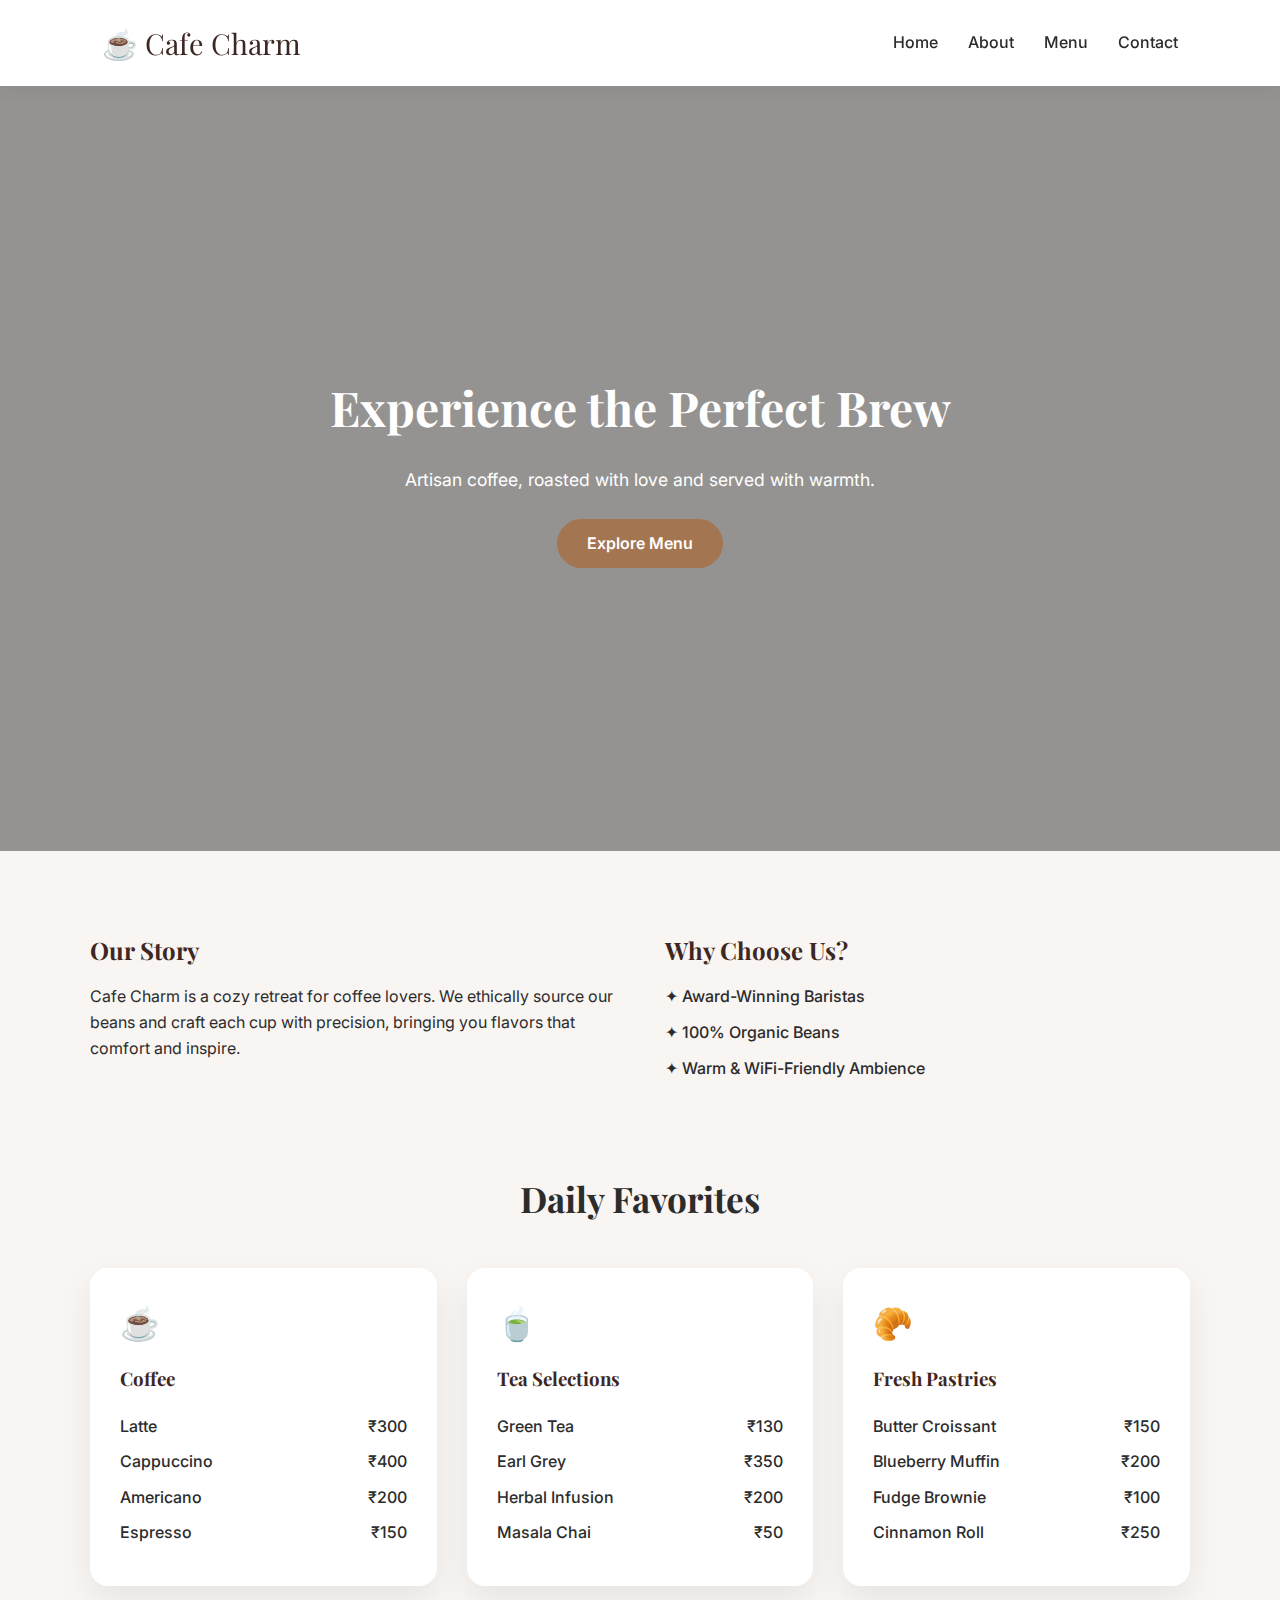
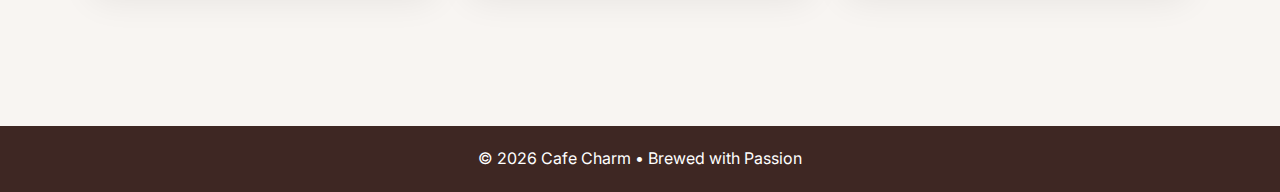
<file: coffe-shop/index.html>
<!DOCTYPE html>
<html lang="en">

<head>
    <meta charset="UTF-8">
    <meta name="viewport" content="width=device-width, initial-scale=1.0">
    <title>Cafe Charm</title>

    <link
        href="https://fonts.googleapis.com/css2?family=Playfair+Display:wght@700&family=Inter:wght@300;400;500;600&display=swap"
        rel="stylesheet">

    <style>
        :root {
            --bg: #f8f5f2;
            --primary: #3e2723;
            --accent: #a47551;
            --light: #ffffff;
            --text: #2c2c2c;
            --radius: 18px;
        }

        * {
            margin: 0;
            padding: 0;
            box-sizing: border-box;
        }

        body {
            font-family: "Inter", sans-serif;
            background: var(--bg);
            color: var(--text);
            line-height: 1.6;
        }

        /* NAVBAR */

        header {
            background: var(--light);
            padding: 20px 8%;
            display: flex;
            justify-content: space-between;
            align-items: center;
            box-shadow: 0 4px 15px rgba(0, 0, 0, 0.05);
            position: sticky;
            top: 0;
            z-index: 1000;
        }

        .logo {
            font-family: "Playfair Display", serif;
            font-size: 1.8rem;
            color: var(--primary);
        }

        nav ul {
            display: flex;
            gap: 30px;
            list-style: none;
        }

        nav a {
            text-decoration: none;
            color: var(--text);
            font-weight: 500;
            transition: 0.3s;
        }

        nav a:hover {
            color: var(--accent);
        }

        /* HERO */

        .hero {
            height: 85vh;
            background:
                linear-gradient(rgba(0, 0, 0, 0.4), rgba(0, 0, 0, 0.4)),
                url("https://images.unsplash.com/photo-1509042239860-f550ce710b93?auto=format&fit=crop&w=1600&q=80") center/cover no-repeat;
            display: flex;
            align-items: center;
            justify-content: center;
            text-align: center;
            color: white;
            padding: 0 20px;
        }

        .hero-content h1 {
            font-family: "Playfair Display", serif;
            font-size: 3rem;
            margin-bottom: 20px;
        }

        .hero-content p {
            margin-bottom: 25px;
            font-size: 1.1rem;
        }

        .btn {
            display: inline-block;
            padding: 12px 30px;
            background: var(--accent);
            color: white;
            text-decoration: none;
            border-radius: 50px;
            font-weight: 600;
            transition: 0.3s;
        }

        .btn:hover {
            background: var(--primary);
        }

        /* SECTION */

        .container {
            width: min(1100px, 90%);
            margin: auto;
            padding: 80px 0;
        }

        .section-title {
            font-family: "Playfair Display", serif;
            font-size: 2.2rem;
            margin-bottom: 40px;
            text-align: center;
        }

        /* TWO COLUMN */

        .two-col {
            display: grid;
            grid-template-columns: repeat(auto-fit, minmax(300px, 1fr));
            gap: 50px;
            margin-bottom: 80px;
        }

        .two-col h2 {
            font-family: "Playfair Display", serif;
            margin-bottom: 15px;
            color: var(--primary);
        }

        .special-list {
            list-style: none;
        }

        .special-list li {
            margin-bottom: 10px;
            font-weight: 500;
        }

        /* MENU GRID */

        .menu-grid {
            display: grid;
            grid-template-columns: repeat(auto-fit, minmax(280px, 1fr));
            gap: 30px;
        }

        .menu-card {
            background: var(--light);
            padding: 30px;
            border-radius: var(--radius);
            box-shadow: 0 15px 35px rgba(0, 0, 0, 0.07);
            transition: 0.3s;
        }

        .menu-card:hover {
            transform: translateY(-8px);
        }

        .menu-card h3 {
            font-family: "Playfair Display", serif;
            margin-bottom: 20px;
            color: var(--primary);
        }

        .menu-card ul {
            list-style: none;
        }

        .menu-card li {
            display: flex;
            justify-content: space-between;
            margin-bottom: 10px;
            font-weight: 500;
        }

        .card-icon {
            font-size: 2rem;
            margin-bottom: 15px;
        }

        /* FOOTER */

        footer {
            background: var(--primary);
            color: white;
            text-align: center;
            padding: 20px;
            margin-top: 60px;
        }
    </style>
</head>

<body>

    <header>
        <div class="logo">☕ Cafe Charm</div>
        <nav>
            <ul>
                <li><a href="#">Home</a></li>
                <li><a href="#">About</a></li>
                <li><a href="#">Menu</a></li>
                <li><a href="#">Contact</a></li>
            </ul>
        </nav>
    </header>

    <section class="hero">
        <div class="hero-content">
            <h1>Experience the Perfect Brew</h1>
            <p>Artisan coffee, roasted with love and served with warmth.</p>
            <a href="#" class="btn">Explore Menu</a>
        </div>
    </section>

    <div class="container">

        <section class="two-col">
            <div>
                <h2>Our Story</h2>
                <p>
                    Cafe Charm is a cozy retreat for coffee lovers.
                    We ethically source our beans and craft each cup with precision,
                    bringing you flavors that comfort and inspire.
                </p>
            </div>

            <div>
                <h2>Why Choose Us?</h2>
                <ul class="special-list">
                    <li>✦ Award-Winning Baristas</li>
                    <li>✦ 100% Organic Beans</li>
                    <li>✦ Warm & WiFi-Friendly Ambience</li>
                </ul>
            </div>
        </section>

        <h2 class="section-title">Daily Favorites</h2>

        <section class="menu-grid">

            <div class="menu-card">
                <div class="card-icon">☕</div>
                <h3>Coffee</h3>
                <ul>
                    <li><span>Latte</span><span>₹300</span></li>
                    <li><span>Cappuccino</span><span>₹400</span></li>
                    <li><span>Americano</span><span>₹200</span></li>
                    <li><span>Espresso</span><span>₹150</span></li>
                </ul>
            </div>

            <div class="menu-card">
                <div class="card-icon">🍵</div>
                <h3>Tea Selections</h3>
                <ul>
                    <li><span>Green Tea</span><span>₹130</span></li>
                    <li><span>Earl Grey</span><span>₹350</span></li>
                    <li><span>Herbal Infusion</span><span>₹200</span></li>
                    <li><span>Masala Chai</span><span>₹50</span></li>
                </ul>
            </div>

            <div class="menu-card">
                <div class="card-icon">🥐</div>
                <h3>Fresh Pastries</h3>
                <ul>
                    <li><span>Butter Croissant</span><span>₹150</span></li>
                    <li><span>Blueberry Muffin</span><span>₹200</span></li>
                    <li><span>Fudge Brownie</span><span>₹100</span></li>
                    <li><span>Cinnamon Roll</span><span>₹250</span></li>
                </ul>
            </div>

        </section>

    </div>

    <footer>
        <p>© 2026 Cafe Charm • Brewed with Passion</p>
    </footer>

</body>

</html>
</file>
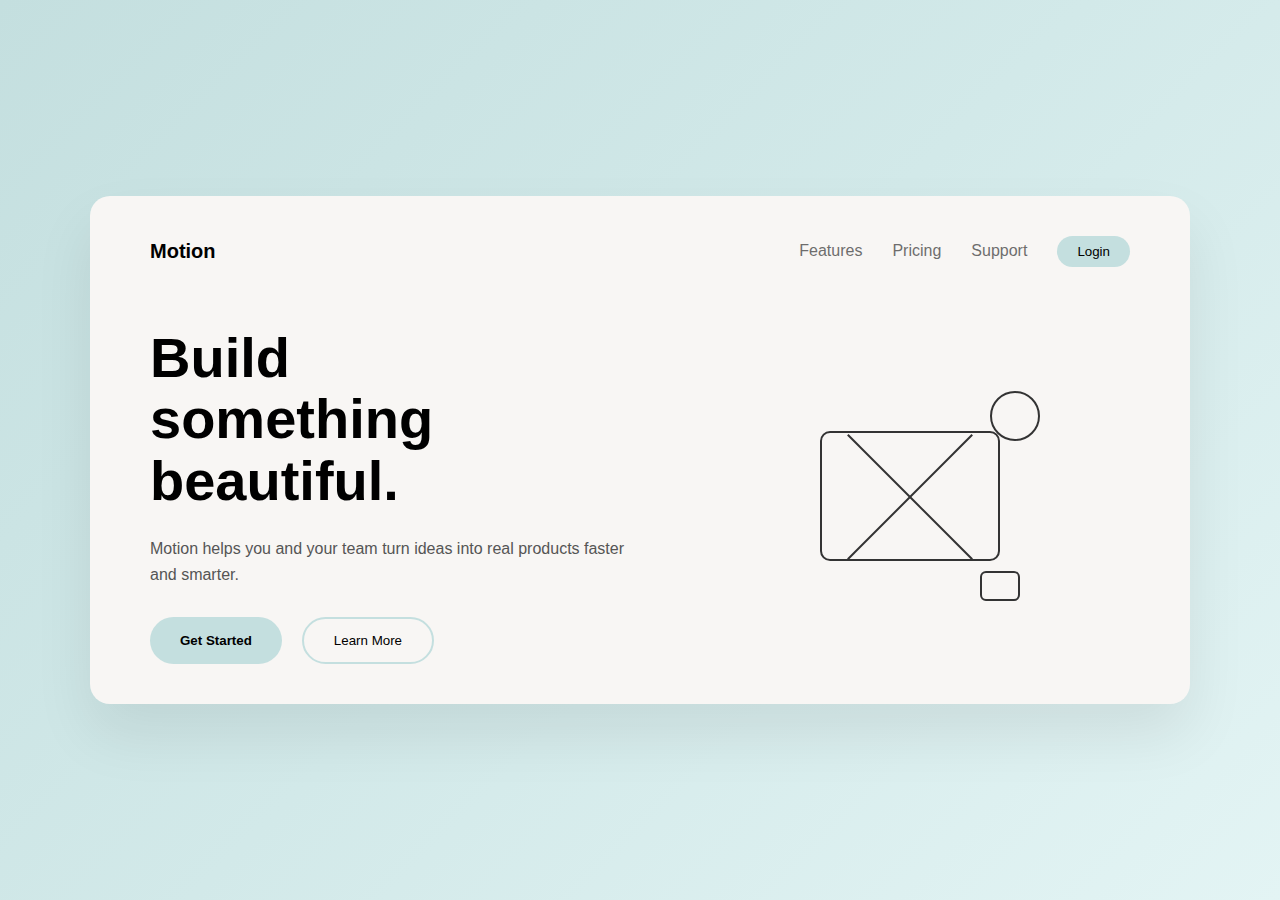
<file: dynamic_site/index.html>
<!DOCTYPE html>
<html lang="en">

<head>
    <meta name="viewport" content="width=device-width, initial-scale=1.0">
    <title>Motion</title>

    <style>
        * {
            margin: 0;
            padding: 0;
            box-sizing: border-box;
            font-family: Segoe UI, sans-serif;
        }

        body {
            min-height: 100vh;
            display: flex;
            justify-content: center;
            align-items: center;
            background: linear-gradient(135deg, #C4DFDF, #D2E9E9, #E3F4F4);
            padding: 40px;
        }

        .wrapper {
            width: 1100px;
            max-width: 100%;
            background: #F8F6F4;
            border-radius: 20px;
            box-shadow: 0 30px 60px rgba(0, 0, 0, 0.08);
            padding: 40px 60px;
        }

        header {
            display: flex;
            justify-content: space-between;
            align-items: center;
            margin-bottom: 60px;
        }

        .logo {
            font-weight: 700;
            font-size: 20px;
        }

        nav {
            display: flex;
            align-items: center;
            gap: 30px;
        }

        nav a {
            text-decoration: none;
            color: #333;
            opacity: 0.7;
            transition: 0.3s;
        }

        nav a:hover {
            opacity: 1;
        }

        .login {
            padding: 8px 20px;
            border: none;
            background: #C4DFDF;
            border-radius: 20px;
            cursor: pointer;
            transition: 0.3s;
        }

        .login:hover {
            background: #D2E9E9;
        }

        .hero {
            display: flex;
            align-items: center;
            justify-content: space-between;
            gap: 40px;
        }

        .left {
            max-width: 500px;
        }

        .left h1 {
            font-size: 56px;
            line-height: 1.1;
            margin-bottom: 25px;
        }

        .left p {
            color: #555;
            margin-bottom: 30px;
            line-height: 1.6;
        }

        .buttons {
            display: flex;
            gap: 20px;
        }

        .primary {
            padding: 14px 30px;
            background: #C4DFDF;
            border: none;
            border-radius: 30px;
            cursor: pointer;
            font-weight: 600;
            transition: 0.3s;
        }

        .primary:hover {
            transform: translateY(-3px);
            box-shadow: 0 8px 20px rgba(196, 223, 223, 0.6);
        }

        .secondary {
            padding: 14px 30px;
            border: 2px solid #C4DFDF;
            background: transparent;
            border-radius: 30px;
            cursor: pointer;
            transition: 0.3s;
        }

        .secondary:hover {
            background: #C4DFDF;
        }

        .right {
            flex: 1;
            display: flex;
            justify-content: center;
            align-items: center;
        }

        .illustration {
            position: relative;
            width: 300px;
            height: 250px;
        }

        .board {
            width: 180px;
            height: 130px;
            border: 2px solid #333;
            position: absolute;
            top: 60px;
            left: 60px;
            border-radius: 10px;
        }

        .cross {
            position: absolute;
            width: 100%;
            height: 100%;
        }

        .cross::before,
        .cross::after {
            content: "";
            position: absolute;
            width: 100%;
            height: 2px;
            background: #333;
            top: 50%;
            left: 0;
        }

        .cross::before {
            transform: rotate(45deg);
        }

        .cross::after {
            transform: rotate(-45deg);
        }

        .circle {
            width: 50px;
            height: 50px;
            border: 2px solid #333;
            border-radius: 50%;
            position: absolute;
            top: 20px;
            right: 20px;
        }

        .square {
            width: 40px;
            height: 30px;
            border: 2px solid #333;
            position: absolute;
            bottom: 20px;
            right: 40px;
            border-radius: 6px;
        }

        /* Responsive */
        @media(max-width:900px) {
            .hero {
                flex-direction: column;
                text-align: center;
            }

            .left h1 {
                font-size: 42px;
            }

            .buttons {
                justify-content: center;
            }
        }
    </style>
</head>

<body>

    <div class="wrapper">

        <header>
            <div class="logo">Motion</div>
            <nav>
                <a href="#">Features</a>
                <a href="#">Pricing</a>
                <a href="#">Support</a>
                <button class="login">Login</button>
            </nav>
        </header>

        <section class="hero">

            <div class="left">
                <h1>
                    Build<br>
                    something<br>
                    beautiful.
                </h1>

                <p>
                    Motion helps you and your team turn ideas
                    into real products faster and smarter.
                </p>

                <div class="buttons">
                    <button class="primary">Get Started</button>
                    <button class="secondary">Learn More</button>
                </div>
            </div>

            <div class="right">
                <div class="illustration">
                    <div class="board">
                        <div class="cross"></div>
                    </div>
                    <div class="circle"></div>
                    <div class="square"></div>
                </div>
            </div>

        </section>

    </div>

</body>

</html>
</file>
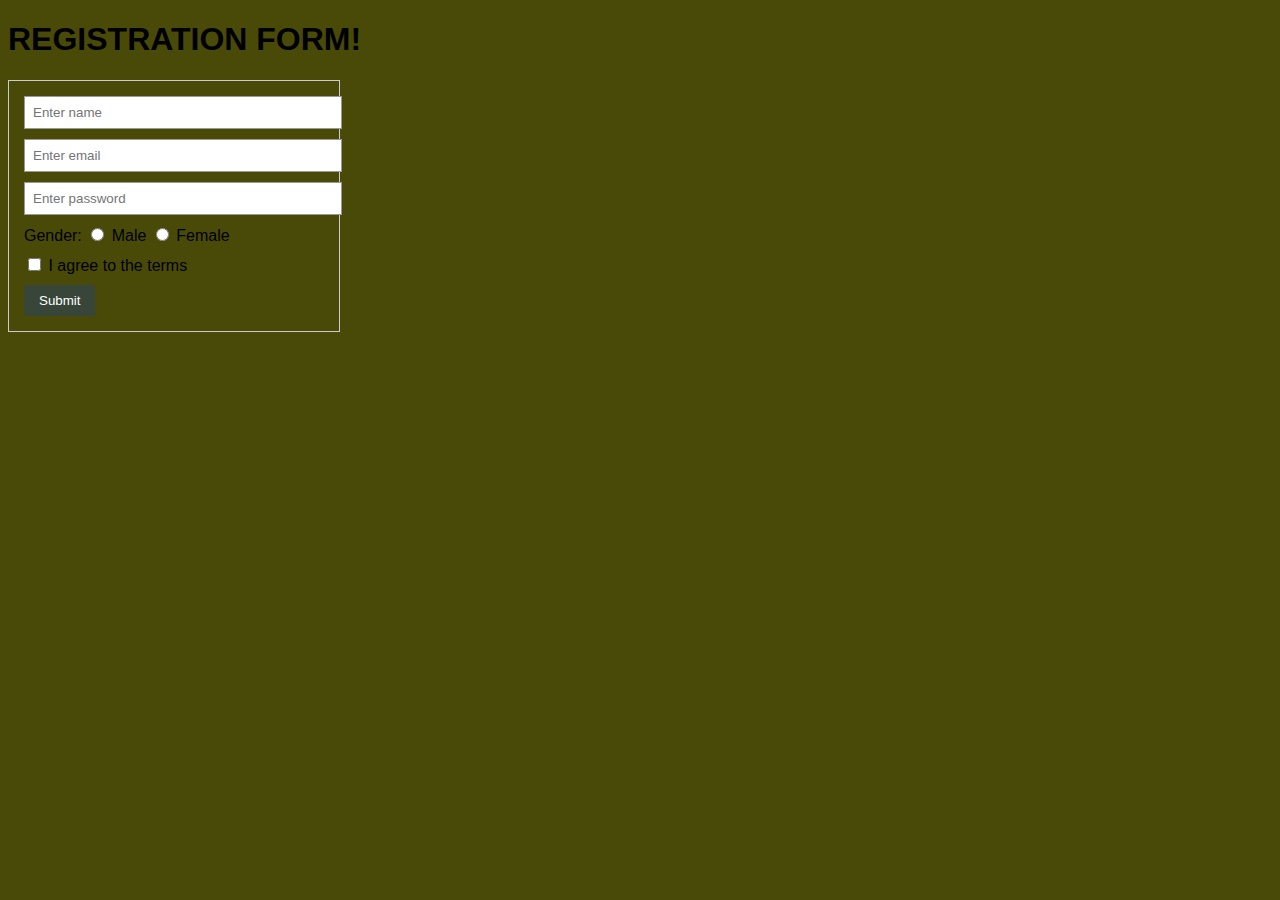
<file: forms/index.html>
<!DOCTYPE html>
<html>

<head>
    <style>
        body {
            font-family: Arial, sans-serif;
        }

        form {
            width: 300px;
            border: 1px solid #ccc;
            padding: 15px;
        }

        input[type="text"],
        input[type="email"],
        input[type="password"] {
            width: 100%;
            padding: 8px;
            margin-bottom: 10px;
            border: 1px solid #999;
        }

        .options {
            margin-bottom: 10px;
        }

        button {
            padding: 8px 15px;
            background-color: #384639;
            color: white;
            border: none;
        }

        body {
            background-color: rgb(74, 74, 8);
        }
    </style>
</head>

<body>
    <h1 style="color:black">REGISTRATION FORM!
    </h1>
    <form>
        <input type="text" placeholder="Enter name">
        <input type="email" placeholder="Enter email">
        <input type="password" placeholder="Enter password">


        <div class="options">
            Gender:
            <input type="radio" name="gender"> Male
            <input type="radio" name="gender"> Female
        </div>


        <div class="options">
            <input type="checkbox"> I agree to the terms
        </div>

        <button type="submit">Submit</button>
    </form>

</body>

</html>
</file>
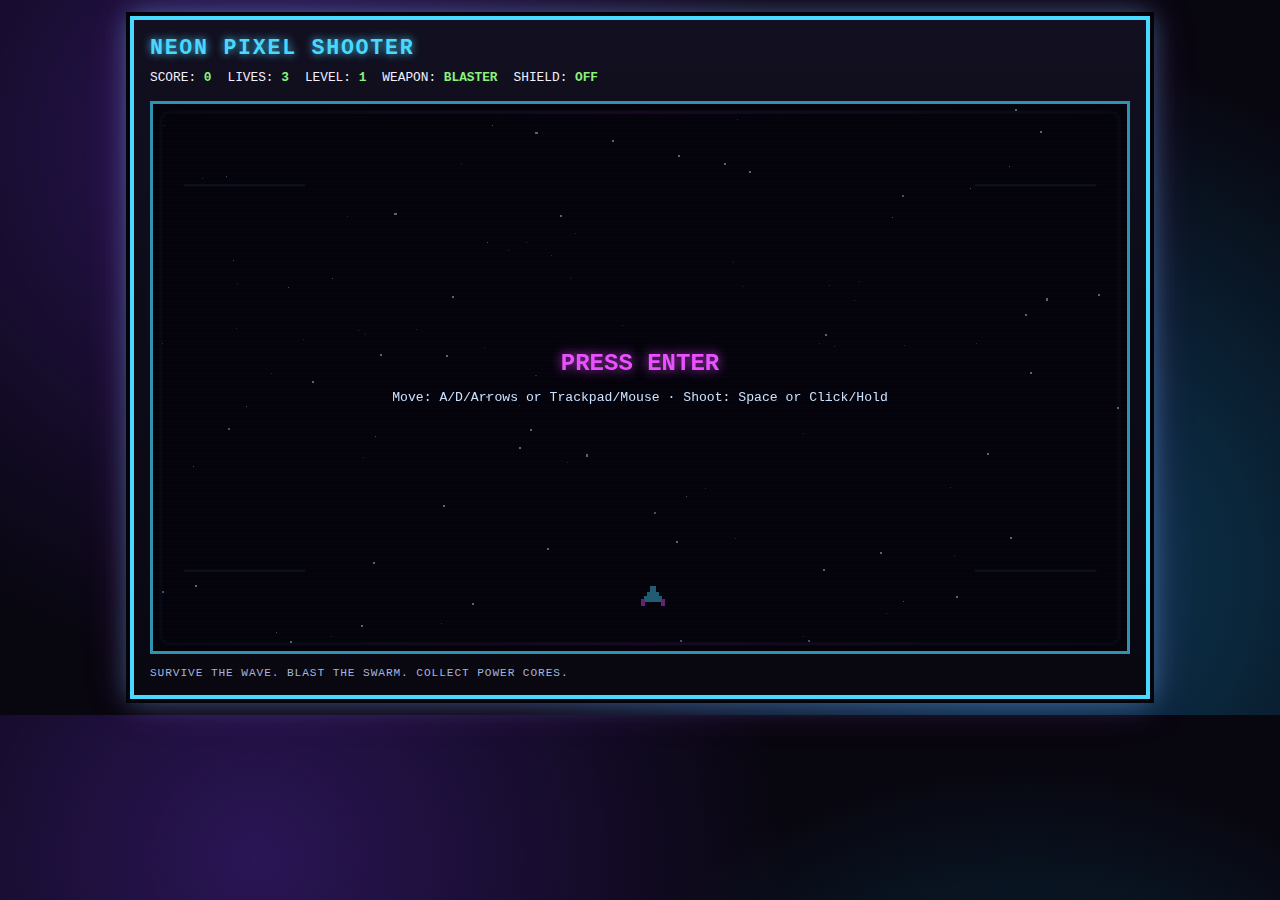
<file: html_css/index.html>
<!doctype html>
<html lang="en">
  <head>
    <meta charset="UTF-8" />
    <meta name="viewport" content="width=device-width, initial-scale=1.0" />
    <title>Neon Pixel Shooter</title>
    <link rel="stylesheet" href="styles.css" />
  </head>
  <body>
    <main class="arcade-shell">
      <header class="hud">
        <h1>NEON PIXEL SHOOTER</h1>
        <div class="stats">
          <span>SCORE: <strong id="score">0</strong></span>
          <span>LIVES: <strong id="lives">3</strong></span>
          <span>LEVEL: <strong id="level">1</strong></span>
          <span>WEAPON: <strong id="weapon">BLASTER</strong></span>
          <span>SHIELD: <strong id="shield">OFF</strong></span>
        </div>
      </header>

      <section class="screen-wrap">
        <canvas id="game" width="960" height="540" aria-label="pixel shooter game"></canvas>
        <svg class="vector-overlay" viewBox="0 0 960 540" aria-hidden="true">
          <defs>
            <linearGradient id="hudGlow" x1="0%" y1="0%" x2="100%" y2="0%">
              <stop offset="0%" stop-color="#49d8ff" stop-opacity="0.1" />
              <stop offset="50%" stop-color="#ea50ff" stop-opacity="0.28" />
              <stop offset="100%" stop-color="#49d8ff" stop-opacity="0.1" />
            </linearGradient>
          </defs>
          <rect x="8" y="8" width="944" height="524" rx="8" fill="none" stroke="url(#hudGlow)" stroke-width="3" />
          <path d="M30 80h120M810 80h120M30 460h120M810 460h120" stroke="#49d8ff" stroke-opacity="0.25" stroke-width="2" />
        </svg>
        <div id="overlay" class="overlay">
          <h2 id="overlayTitle">PRESS ENTER</h2>
          <p id="overlayText">Move: A/D/Arrows or Trackpad/Mouse · Shoot: Space or Click/Hold</p>
        </div>
      </section>

      <footer class="footer-tip">SURVIVE THE WAVE. BLAST THE SWARM. COLLECT POWER CORES.</footer>
    </main>

    <script src="script.js"></script>
  </body>
</html>
</file>
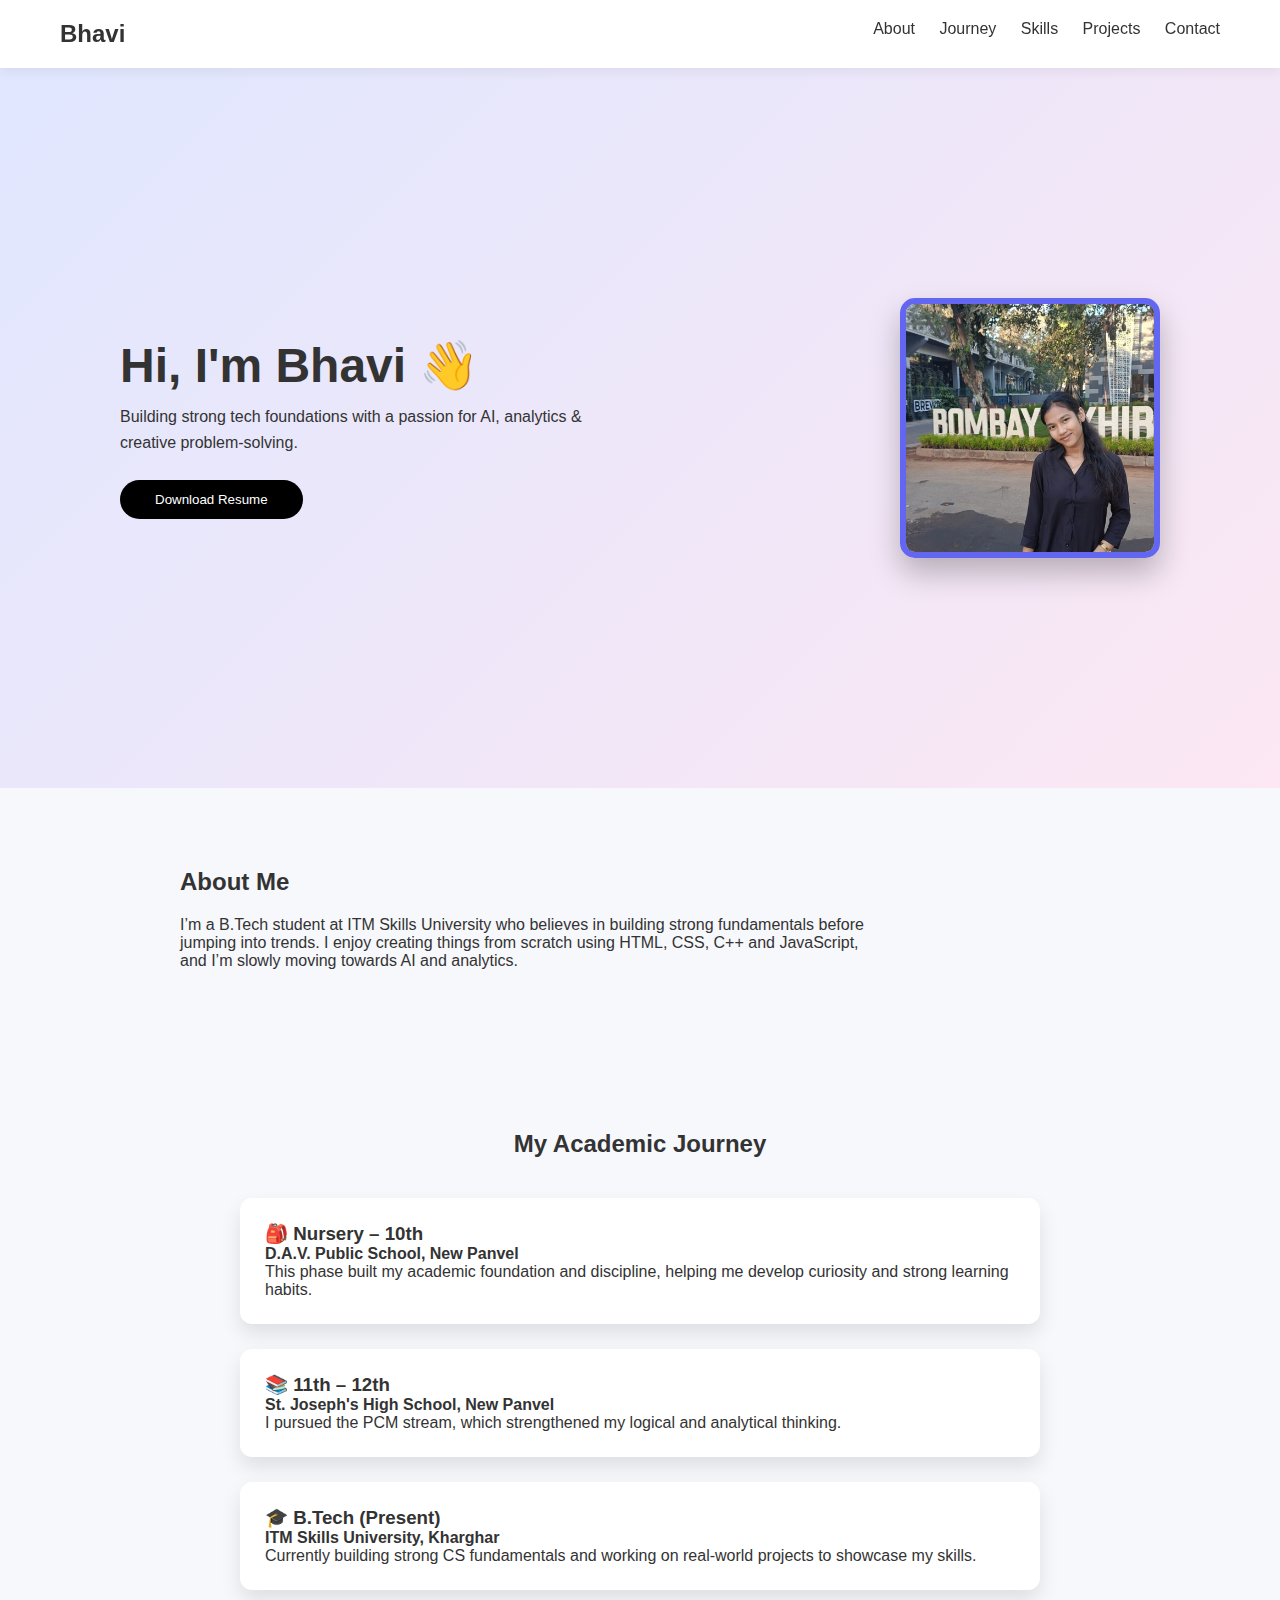
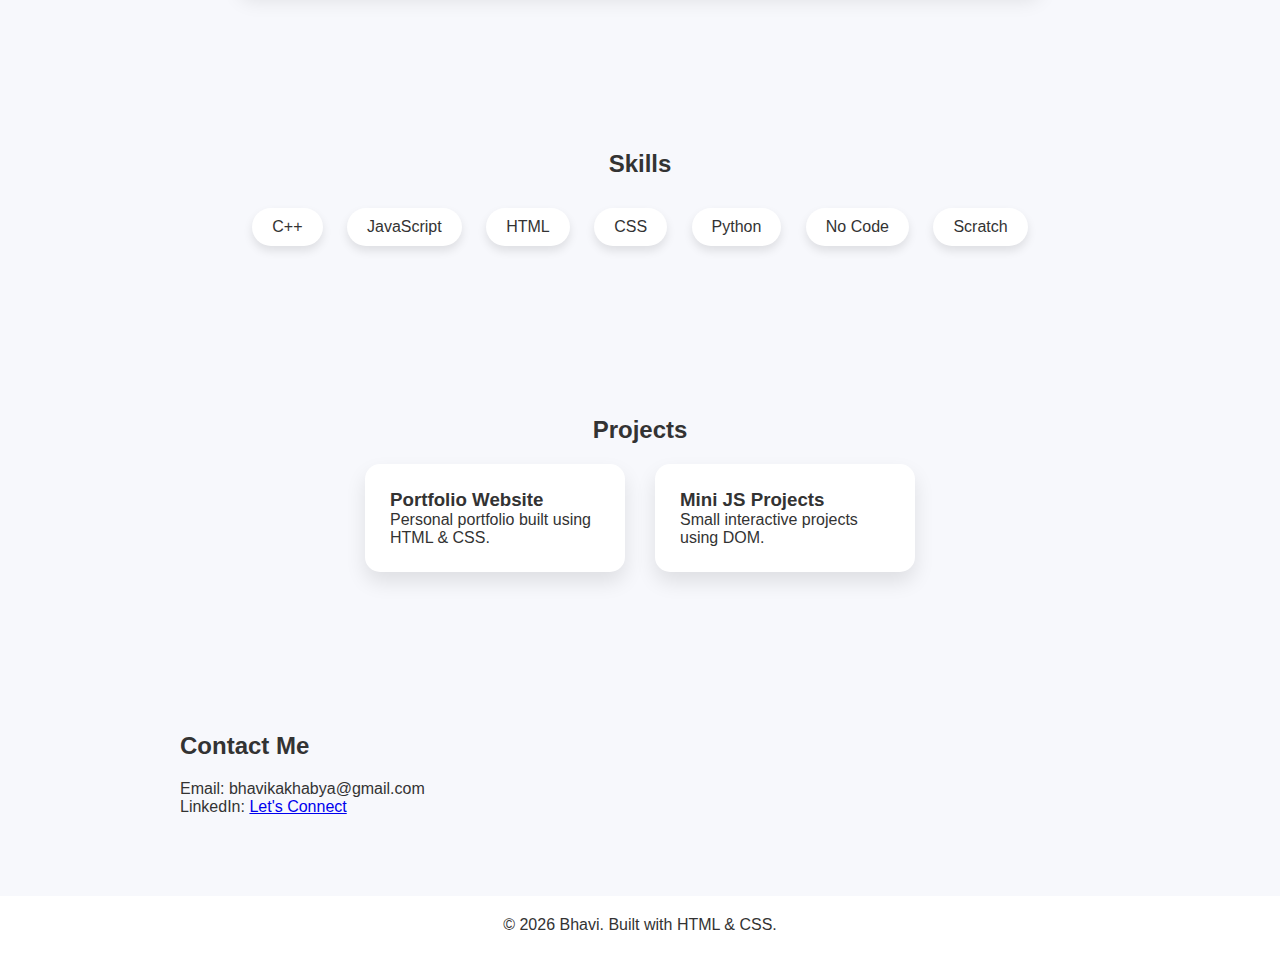
<file: portfolio/index.html>
<!DOCTYPE html>
<html lang="en">

<head>
    <meta charset="UTF-8">
    <meta name="viewport" content="width=device-width, initial-scale=1.0">
    <title>Bhavika | Portfolio</title>

    <style>
        html {
            scroll-behavior: smooth;
        }

        * {
            margin: 0;
            padding: 0;
            box-sizing: border-box;
            font-family: 'Segoe UI', sans-serif;
        }

        body {
            background: #f7f8fc;
            color: #333;
        }

        .navbar {
            display: flex;
            justify-content: space-between;
            padding: 20px 60px;
            background: white;
            position: sticky;
            top: 0;
            z-index: 100;
            box-shadow: 0 5px 10px rgba(0, 0, 0, 0.05);
        }

        .navbar a {
            margin-left: 20px;
            text-decoration: none;
            color: #333;
            font-weight: 500;
            position: relative;
        }

        .navbar a:hover {
            color: #6366f1;
        }

        .navbar a::after {
            content: "";
            position: absolute;
            width: 0%;
            height: 2px;
            background: #6366f1;
            left: 0;
            bottom: -5px;
            transition: 0.3s;
        }

        .navbar a:hover::after {
            width: 100%;
        }

        .hero {
            height: 80vh;
            display: flex;
            justify-content: space-between;
            align-items: center;
            padding: 0 120px;
            background: linear-gradient(135deg, #e0e7ff, #fce7f3);
        }

        /* Left text */
        .hero-text {
            max-width: 500px;
        }

        .hero-text h1 {
            font-size: 3rem;
        }

        .hero-text p {
            margin-top: 10px;
            line-height: 1.6;
        }

        .hero-text button {
            margin-top: 25px;
            padding: 12px 35px;
            border: none;
            background: black;
            color: white;
            border-radius: 25px;
            cursor: pointer;
            transition: 0.3s;
        }

        .hero-text button:hover {
            transform: scale(1.08);
        }

        .profile-pic {
            width: 260px;
            height: 260px;
            object-fit: cover;
            border-radius: 15px;
            border: 6px solid #6366f1;
            box-shadow: 0 15px 30px rgba(0, 0, 0, 0.25);
        }

        .section {
            padding: 80px 60px;
        }

        .section h2 {
            margin-bottom: 20px;
        }

        .about-container {
            max-width: 700px;
            margin-left: 120px;
        }

        .skills span {
            display: inline-block;
            margin: 10px;
            padding: 10px 20px;
            background: white;
            border-radius: 20px;
            box-shadow: 0 5px 10px rgba(0, 0, 0, 0.1);
            transition: 0.3s;
        }

        .skills span:hover {
            transform: translateY(-5px);
            background: #e0e7ff;
        }

        .timeline {
            margin-top: 40px;
            display: flex;
            flex-direction: column;
            gap: 25px;
            max-width: 800px;
            margin-left: auto;
            margin-right: auto;
        }

        .timeline-item {
            padding: 25px;
            background: white;
            border-radius: 12px;
            box-shadow: 0 10px 20px rgba(0, 0, 0, 0.1);
            transition: 0.3s;
        }

        .timeline-item:hover {
            transform: translateY(-6px);
            background: #fce7f3;
        }

        .projects {
            display: flex;
            justify-content: center;
            gap: 30px;
        }

        .project-card {
            width: 260px;
            padding: 25px;
            background: white;
            border-radius: 15px;
            box-shadow: 0 10px 20px rgba(0, 0, 0, 0.1);
            transition: 0.3s;
        }

        .project-card:hover {
            transform: translateY(-10px);
            background: #e0e7ff;
        }

        .contact-box {
            max-width: 600px;
            margin-left: 120px;
        }

        .footer {
            text-align: center;
            padding: 20px;
            background: white;
        }
    </style>
</head>

<body>

    <header class="navbar">
        <h2>Bhavi</h2>
        <nav>
            <a href="#about">About</a>
            <a href="#timeline">Journey</a>
            <a href="#skills">Skills</a>
            <a href="#projects">Projects</a>
            <a href="#contact">Contact</a>
        </nav>
    </header>

    <section class="hero">
        <div class="hero-text">
            <h1>Hi, I'm Bhavi 👋</h1>
            <p>
                Building strong tech foundations with a passion for AI, analytics & creative problem-solving.
            </p>
            <a href="Bhavi_Resume.pdf" download>
                <button>Download Resume</button>
            </a>
        </div>

        <img src="bhavi.jpg" alt="Bhavi Photo" class="profile-pic">
    </section>

    <section id="about" class="section">
        <div class="about-container">
            <h2>About Me</h2>
            <p>
                I’m a B.Tech student at ITM Skills University who believes in building strong fundamentals
                before jumping into trends. I enjoy creating things from scratch using HTML, CSS, C++ and
                JavaScript, and I’m slowly moving towards AI and analytics.
            </p>
        </div>
    </section>

    <section id="timeline" class="section">
        <h2 style="text-align:center;">My Academic Journey</h2>

        <div class="timeline">
            <div class="timeline-item">
                <h3>🎒 Nursery – 10th</h3>
                <p><strong>D.A.V. Public School, New Panvel</strong></p>
                <p>
                    This phase built my academic foundation and discipline, helping me develop curiosity
                    and strong learning habits.
                </p>
            </div>

            <div class="timeline-item">
                <h3>📚 11th – 12th</h3>
                <p><strong>St. Joseph's High School, New Panvel</strong></p>
                <p>
                    I pursued the PCM stream, which strengthened my logical and analytical thinking.
                </p>
            </div>

            <div class="timeline-item">
                <h3>🎓 B.Tech (Present)</h3>
                <p><strong>ITM Skills University, Kharghar</strong></p>
                <p>
                    Currently building strong CS fundamentals and working on real-world projects
                    to showcase my skills.
                </p>
            </div>
        </div>
    </section>

    <section id="skills" class="section">
        <h2 style="text-align:center;">Skills</h2>
        <div style="text-align:center;" class="skills">
            <span>C++</span>
            <span>JavaScript</span>
            <span>HTML</span>
            <span>CSS</span>
            <span>Python</span>
            <span>No Code</span>
            <span>Scratch</span>
        </div>
    </section>

    <section id="projects" class="section">
        <h2 style="text-align:center;">Projects</h2>
        <div class="projects">
            <div class="project-card">
                <h3>Portfolio Website</h3>
                <p>Personal portfolio built using HTML & CSS.</p>
            </div>

            <div class="project-card">
                <h3>Mini JS Projects</h3>
                <p>Small interactive projects using DOM.</p>
            </div>
        </div>
    </section>

    <section id="contact" class="section">
        <div class="contact-box">
            <h2>Contact Me</h2>
            <p>Email: bhavikakhabya@gmail.com</p>
            <p>
                LinkedIn:
                <a href="https://www.linkedin.com/in/bhavika-khabya-9b678a37a/" target="_blank">
                    Let's Connect
                </a>
            </p>
        </div>
    </section>

    <footer class="footer">
        <p>© 2026 Bhavi. Built with HTML & CSS.</p>
    </footer>

</body>

</html>
</file>
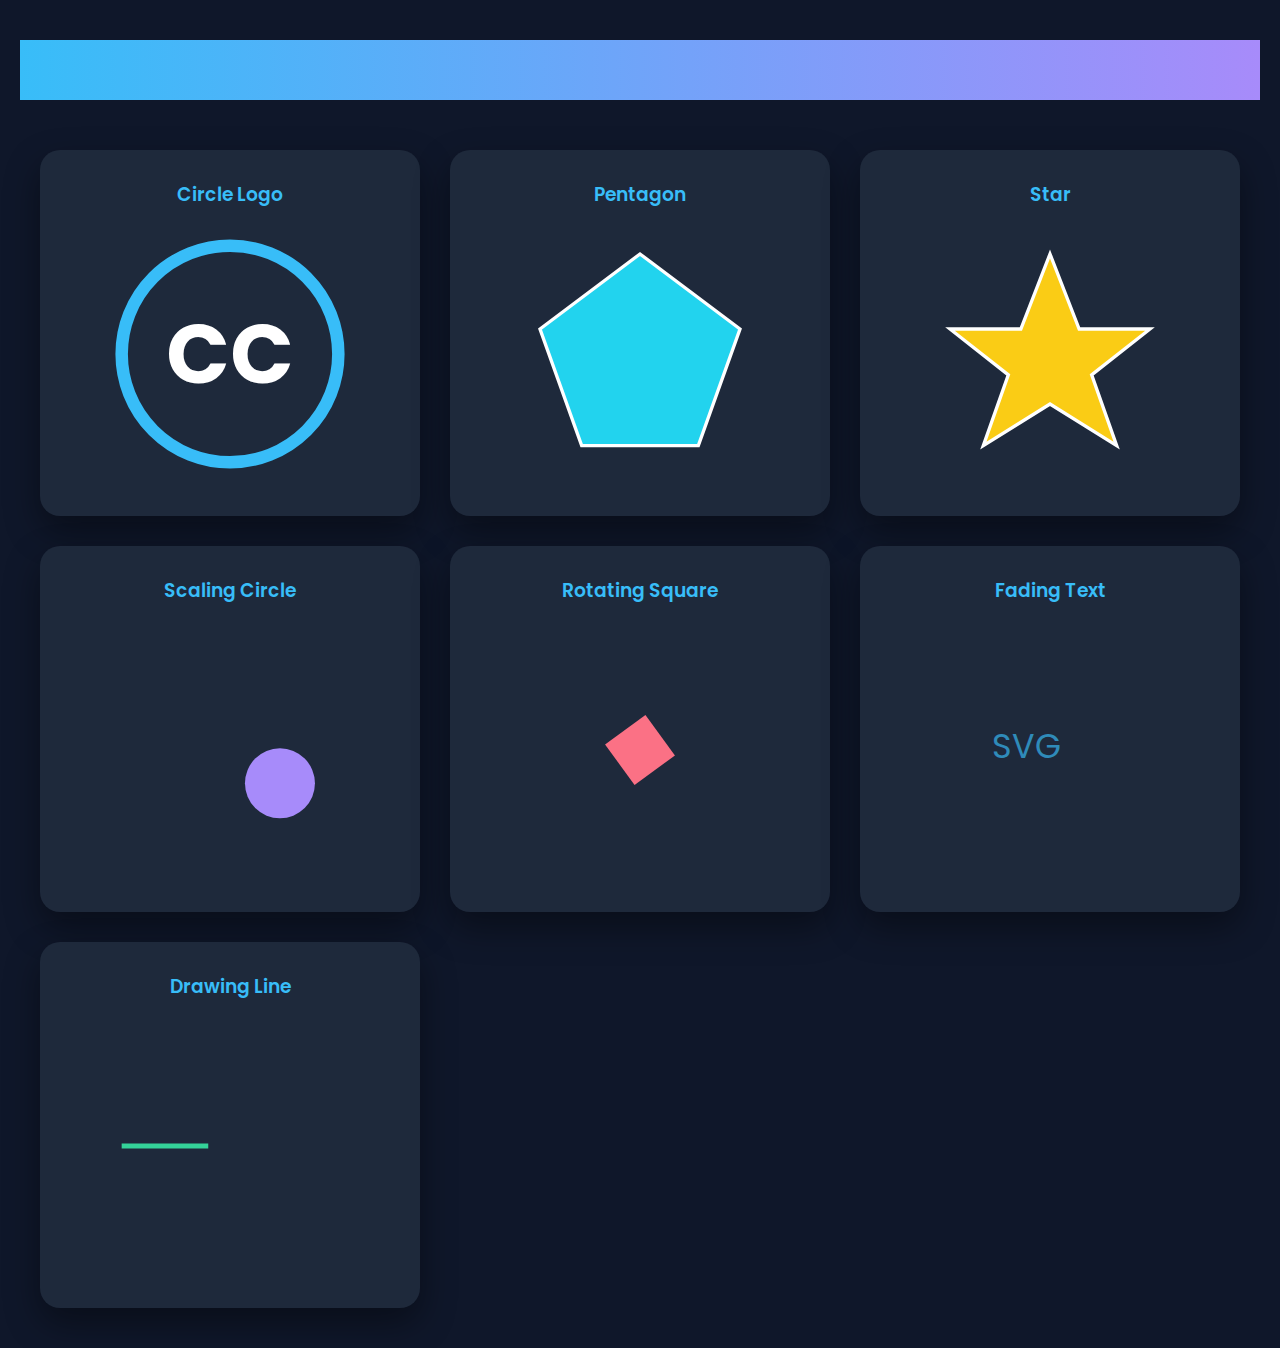
<file: svgs/index.html>
<!DOCTYPE html>
<html lang="en">

<head>
    <meta charset="UTF-8">
    <meta name="viewport" content="width=device-width, initial-scale=1.0">
    <title>SVG Animation Showcase</title>

    <link href="https://fonts.googleapis.com/css2?family=Poppins:wght@400;600;700&display=swap" rel="stylesheet">

    <style>
        :root {
            --bg: #0f172a;
            --card: #1e293b;
            --accent: #38bdf8;
            --text: #f1f5f9;
        }

        * {
            margin: 0;
            padding: 0;
            box-sizing: border-box;
        }

        body {
            font-family: "Poppins", sans-serif;
            background: var(--bg);
            color: var(--text);
            padding: 40px 20px;
        }

        h1 {
            text-align: center;
            margin-bottom: 50px;
            font-size: 2.5rem;
            background: linear-gradient(to right, #38bdf8, #a78bfa);
            -webkit-text-fill-color: transparent;
        }

        .grid {
            display: grid;
            grid-template-columns: repeat(auto-fit, minmax(320px, 1fr));
            gap: 30px;
            max-width: 1200px;
            margin: auto;
        }

        .card {
            background: var(--card);
            padding: 30px;
            border-radius: 20px;
            text-align: center;
            box-shadow: 0 15px 35px rgba(0, 0, 0, 0.4);
            transition: 0.3s ease;
        }

        .card:hover {
            transform: translateY(-10px);
        }

        .card h3 {
            margin-bottom: 20px;
            font-weight: 600;
            color: var(--accent);
        }

        svg {
            width: 250px;
            height: 250px;
        }
    </style>
</head>

<body>

    <h1>✨ SVG Animation Gallery</h1>

    <div class="grid">

        <!-- Logo Circle -->
        <div class="card">
            <h3>Circle Logo</h3>
            <svg viewBox="0 0 300 300">
                <circle cx="150" cy="150" r="130" fill="none" stroke="#38bdf8" stroke-width="15" />
                <text x="150" y="185" text-anchor="middle" font-size="100" font-weight="700" fill="white">CC</text>
            </svg>
        </div>

        <!-- Pentagon -->
        <div class="card">
            <h3>Pentagon</h3>
            <svg viewBox="0 0 300 300">
                <polygon points="150,30 270,120 220,260 80,260 30,120" fill="#22d3ee" stroke="white" stroke-width="4" />
            </svg>
        </div>

        <!-- Star -->
        <div class="card">
            <h3>Star</h3>
            <svg viewBox="0 0 300 300">
                <polygon points="150,30 185,120 270,120 200,175 230,260 150,210 70,260 100,175 30,120 115,120"
                    fill="#facc15" stroke="white" stroke-width="4" />
            </svg>
        </div>

        <!-- Animated Circle -->
        <div class="card">
            <h3>Scaling Circle</h3>
            <svg viewBox="0 0 300 200">
                <circle cx="150" cy="100" r="30" fill="#a78bfa">
                    <animateTransform attributeName="transform" type="scale" from="1" to="1.5" dur="1s"
                        repeatCount="indefinite" />
                </circle>
            </svg>
        </div>

        <!-- Rotating Square -->
        <div class="card">
            <h3>Rotating Square</h3>
            <svg viewBox="0 0 300 200">
                <rect x="120" y="70" width="60" height="60" fill="#fb7185">
                    <animateTransform attributeName="transform" type="rotate" from="0 150 100" to="360 150 100" dur="2s"
                        repeatCount="indefinite" />
                </rect>
            </svg>
        </div>

        <!-- Fading Text -->
        <div class="card">
            <h3>Fading Text</h3>
            <svg viewBox="0 0 300 200">
                <text x="80" y="110" font-size="40" fill="#38bdf8">
                    SVG
                    <animate attributeName="opacity" from="0" to="1" dur="1.2s" repeatCount="indefinite" />
                </text>
            </svg>
        </div>

        <!-- Animated Line -->
        <div class="card">
            <h3>Drawing Line</h3>
            <svg viewBox="0 0 300 200">
                <path d="M 20 100 L 280 100" stroke="#34d399" stroke-width="6" fill="none" stroke-dasharray="260"
                    stroke-dashoffset="260">
                    <animate attributeName="stroke-dashoffset" from="260" to="0" dur="2s" repeatCount="indefinite" />
                </path>
            </svg>
        </div>

    </div>

</body>

</html>
</file>
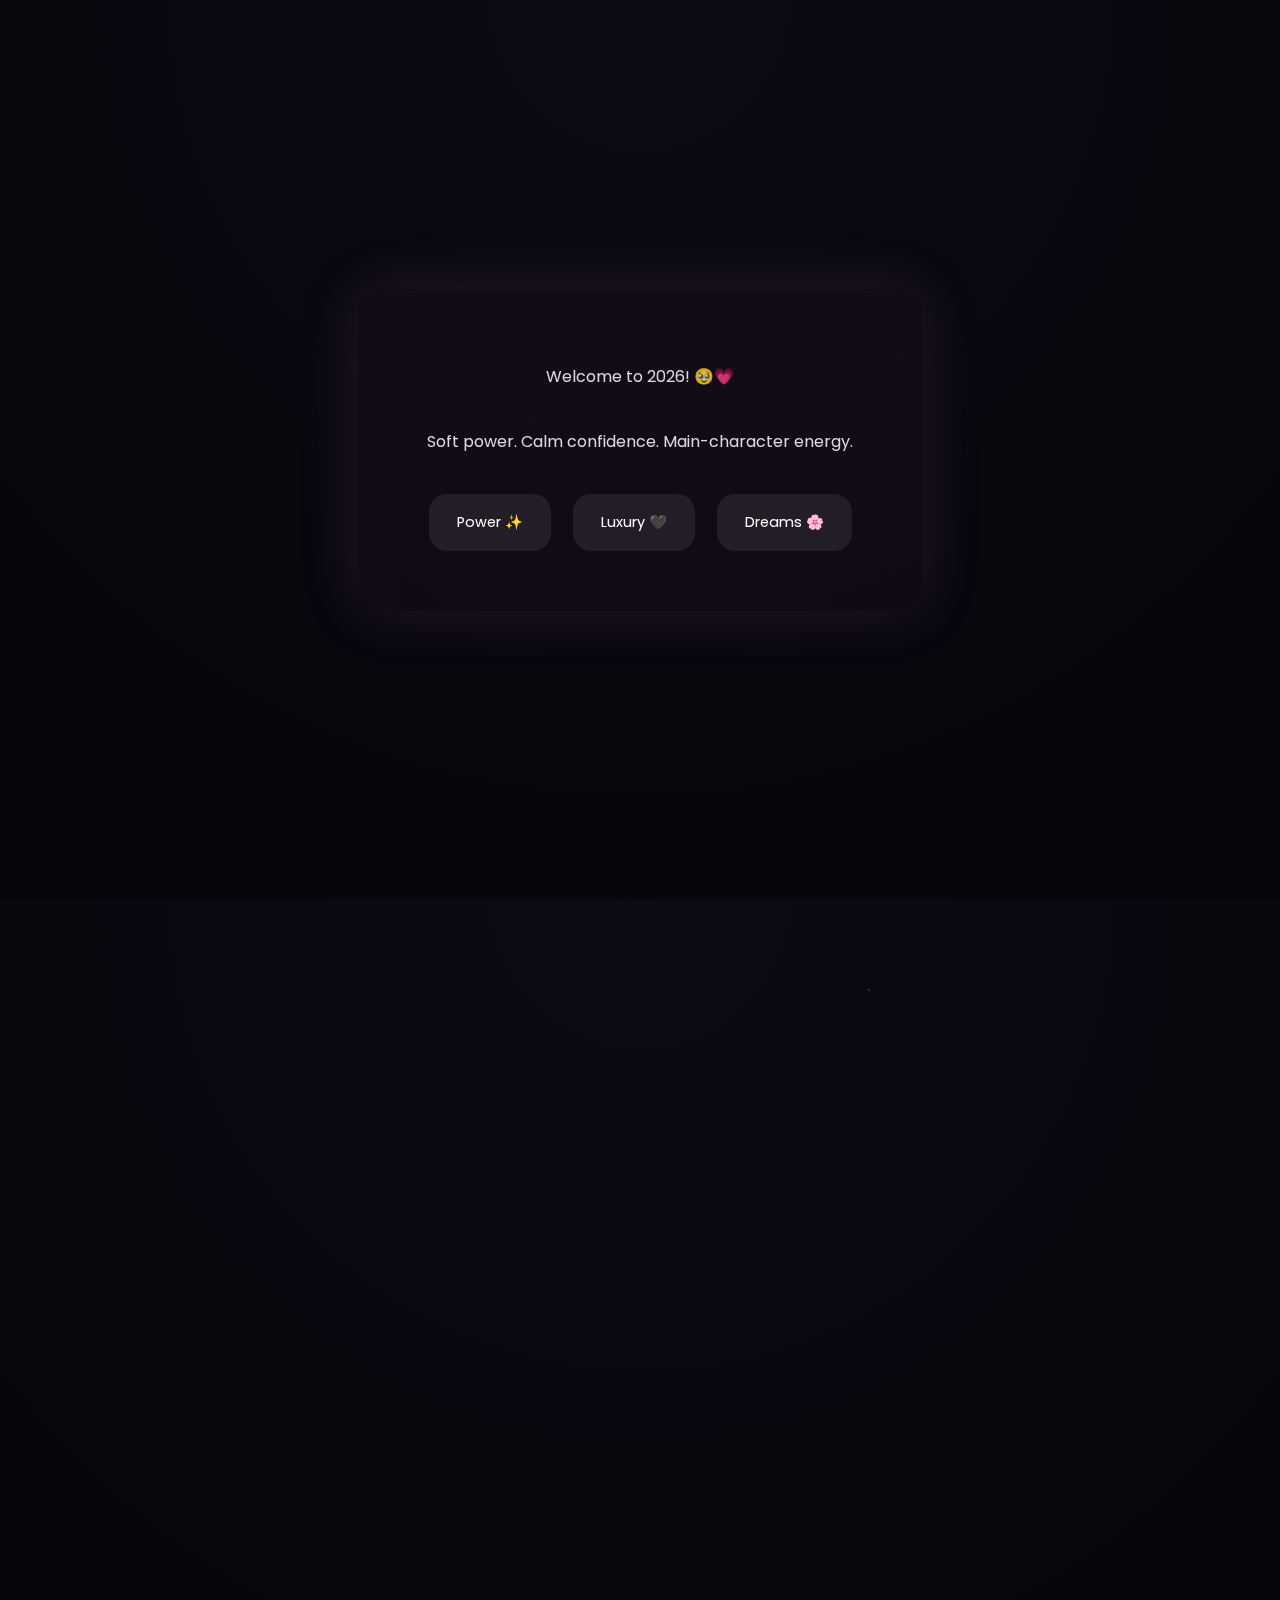
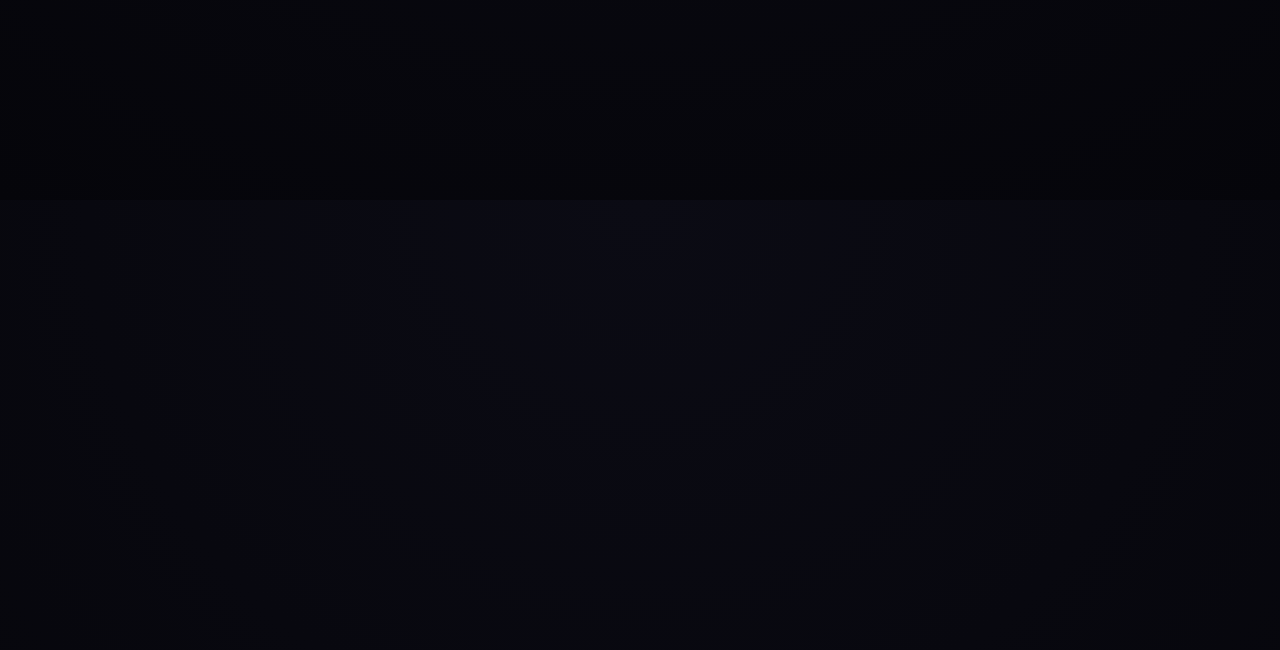
<file: canvas/canvas.html>
<!DOCTYPE html>
<html lang="en">
<head>
  <meta charset="UTF-8" />
  <title>2026 • Luxury Mode</title>
  <link href="https://fonts.googleapis.com/css2?family=Poppins:wght@300;500;700&display=swap" rel="stylesheet">

  <style>
    * {
      margin: 0;
      padding: 0;
      box-sizing: border-box;
      font-family: 'Poppins', sans-serif;
    }

    body {
      height: 100vh;
      background: radial-gradient(circle at top, #0b0b14, #05050a);
      display: flex;
      align-items: center;
      justify-content: center;
      overflow: hidden;
      color: #fff;
    }

    /* Sparkles */
    .sparkles::before,
    .sparkles::after {
      content: "";
      position: absolute;
      width: 200%;
      height: 200%;
      background-image:
        radial-gradient(1px 1px at 20% 30%, #ffffff55, transparent),
        radial-gradient(1.5px 1.5px at 60% 50%, #f3c4ff55, transparent),
        radial-gradient(1px 1px at 80% 70%, #ffd6e855, transparent);
      animation: floatSparkles 25s linear infinite;
    }

    .sparkles::after {
      animation-duration: 40s;
      opacity: 0.5;
    }

    @keyframes floatSparkles {
      from { transform: translateY(0); }
      to { transform: translateY(-50%); }
    }

    /* Floating Bubbles */
    .bubbles {
      position: absolute;
      width: 100%;
      height: 100%;
      overflow: hidden;
      z-index: 1;
    }

    .bubble {
      position: absolute;
      bottom: -150px;
      background: radial-gradient(circle at 30% 30%, #ffffff66, #ffffff11);
      border-radius: 50%;
      animation: rise 20s infinite ease-in;
      filter: blur(1px);
    }

    .bubble:nth-child(1) { width: 40px; height: 40px; left: 10%; animation-duration: 18s; }
    .bubble:nth-child(2) { width: 60px; height: 60px; left: 25%; animation-duration: 22s; animation-delay: 3s; }
    .bubble:nth-child(3) { width: 30px; height: 30px; left: 40%; animation-duration: 16s; animation-delay: 6s; }
    .bubble:nth-child(4) { width: 80px; height: 80px; left: 60%; animation-duration: 26s; animation-delay: 2s; }
    .bubble:nth-child(5) { width: 50px; height: 50px; left: 75%; animation-duration: 20s; animation-delay: 5s; }
    .bubble:nth-child(6) { width: 35px; height: 35px; left: 90%; animation-duration: 17s; animation-delay: 1s; }

    @keyframes rise {
      0% {
        transform: translateY(0) translateX(0);
        opacity: 0;
      }
      10% { opacity: 0.4; }
      50% {
        transform: translateY(-50vh) translateX(20px);
        opacity: 0.25;
      }
      100% {
        transform: translateY(-110vh) translateX(-20px);
        opacity: 0;
      }
    }

    /* Canvas */
    .canvas {
      position: relative;
      z-index: 3;
      padding: 60px 70px;
      border-radius: 28px;
      background: rgba(157, 64, 125, 0.06);
      backdrop-filter: blur(16px);
      box-shadow: 0 0 60px rgba(214, 115, 211, 0.15);
      text-align: center;
      transition: transform 0.2s ease;
    }

    /* Animated Glow Text */
    h1 {
      font-size: 4.8rem;
      letter-spacing: 8px;
      background: linear-gradient(90deg, #f3c4ff, #ffd6e8, #cdb4ff);
      background-size: 200% auto;
      color: transparent;
      animation: glowText 4s linear infinite;
    }

    @keyframes glowText {
      0% { background-position: 0% center; }
      100% { background-position: 200% center; }
    }

    p {
      margin-top: 15px;
      opacity: 0.85;
      font-size: 1rem;
      margin-bottom: 40px;
    }

    .cards {
      display: flex;
      gap: 22px;
      justify-content: center;
    }

    .card {
      padding: 18px 28px;
      border-radius: 18px;
      background: rgba(255, 255, 255, 0.08);
      cursor: pointer;
      transition: all 0.4s ease;
      font-size: 0.9rem;
    }

    .card:hover {
      transform: translateY(-10px) scale(1.08);
      background: linear-gradient(135deg, #f3c4ff, #ffd6e8);
      color: #0b0b14;
      box-shadow: 0 15px 30px rgba(243, 196, 255, 0.5);
    }
  </style>
</head>
<body>

  <div class="sparkles"></div>

  <div class="bubbles">
    <div class="bubble"></div>
    <div class="bubble"></div>
    <div class="bubble"></div>
    <div class="bubble"></div>
    <div class="bubble"></div>
    <div class="bubble"></div>
  </div>

  <div class="canvas" id="canvas">
    <p>Welcome to 2026! 🥹💗</p>
    <p>Soft power. Calm confidence. Main-character energy.</p>

    <div class="cards">
      <div class="card">Power ✨</div>
      <div class="card">Luxury 🖤</div>
      <div class="card">Dreams 🌸</div>
    </div>
  </div>
  
  <script>
    const canvas = document.getElementById('canvas');

    document.addEventListener('mousemove', (e) => {
      const x = (window.innerWidth / 2 - e.pageX) / 40;
      const y = (window.innerHeight / 2 - e.pageY) / 40;

      canvas.style.transform = `translate(${x}px, ${y}px)`;
    });
  </script>

</body>
</html>
</file>
<file: html_css/styles.css>
:root {
  --bg: #08060f;
  --panel: #151128;
  --line: #49d8ff;
  --glow: #ea50ff;
  --ink: #f3f0ff;
  --danger: #ff5d6c;
  --good: #8bf27b;
}

* {
  box-sizing: border-box;
}

body {
  height: 100%;
  margin: 0;
  color: var(--ink);
  font-family: "Press Start 2P", "Courier New", monospace;
  background:
    radial-gradient(circle at 20% 20%, #2a1555 0%, transparent 45%),
    radial-gradient(circle at 80% 80%, #0c3d5a 0%, transparent 45%),
    var(--bg);
  display: grid;
  place-items: center;
  padding: 1rem;
}

.arcade-shell {
  width: min(1020px, 100%);
  border: 4px solid var(--line);
  background: linear-gradient(180deg, #120f20 0%, #090710 100%);
  box-shadow:
    0 0 0 4px #040309,
    0 0 24px rgba(73, 216, 255, 0.45),
    0 0 44px rgba(234, 80, 255, 0.24);
  padding: 1rem;
}

.hud {
  display: grid;
  gap: 0.6rem;
}

.hud h1 {
  margin: 0;
  color: var(--line);
  font-size: clamp(0.9rem, 1.7vw, 1.35rem);
  text-shadow: 0 0 8px rgba(73, 216, 255, 0.9);
  letter-spacing: 0.08em;
}

.stats {
  display: flex;
  flex-wrap: wrap;
  gap: 1rem;
  font-size: clamp(0.6rem, 1.2vw, 0.8rem);
}

.stats strong {
  color: var(--good);
}

.screen-wrap {
  position: relative;
  margin-top: 1rem;
  border: 3px solid #2f93b0;
  background: #050408;
  overflow: hidden;
}

.screen-wrap::before {
  content: "";
  position: absolute;
  inset: 0;
  pointer-events: none;
  background: repeating-linear-gradient(180deg,
      rgba(255, 255, 255, 0.03),
      rgba(255, 255, 255, 0.03) 2px,
      transparent 2px,
      transparent 4px);
  mix-blend-mode: screen;
  opacity: 0.45;
}

canvas {
  width: 100%;
  height: auto;
  display: block;
  image-rendering: pixelated;
  image-rendering: crisp-edges;
}

.vector-overlay {
  position: absolute;
  inset: 0;
  width: 100%;
  height: 100%;
  pointer-events: none;
  mix-blend-mode: screen;
  opacity: 0.7;
}

.overlay {
  position: absolute;
  inset: 0;
  display: grid;
  place-content: center;
  text-align: center;
  padding: 1rem;
  gap: 0.8rem;
  background: rgba(4, 2, 12, 0.58);
}

.overlay.hidden {
  display: none;
}

.overlay h2 {
  margin: 0;
  font-size: clamp(0.9rem, 2.4vw, 1.5rem);
  color: var(--glow);
  text-shadow: 0 0 12px rgba(234, 80, 255, 0.8);
}

.overlay p {
  margin: 0;
  font-size: clamp(0.58rem, 1.25vw, 0.82rem);
  color: #cae3ff;
}

.footer-tip {
  margin-top: 0.8rem;
  font-size: clamp(0.52rem, 1.1vw, 0.7rem);
  color: #a3b6df;
  letter-spacing: 0.08em;
}

@media (max-width: 620px) {
  .arcade-shell {
    padding: 0.65rem;
  }

  .stats {
    gap: 0.6rem;
  }
}
</file>
